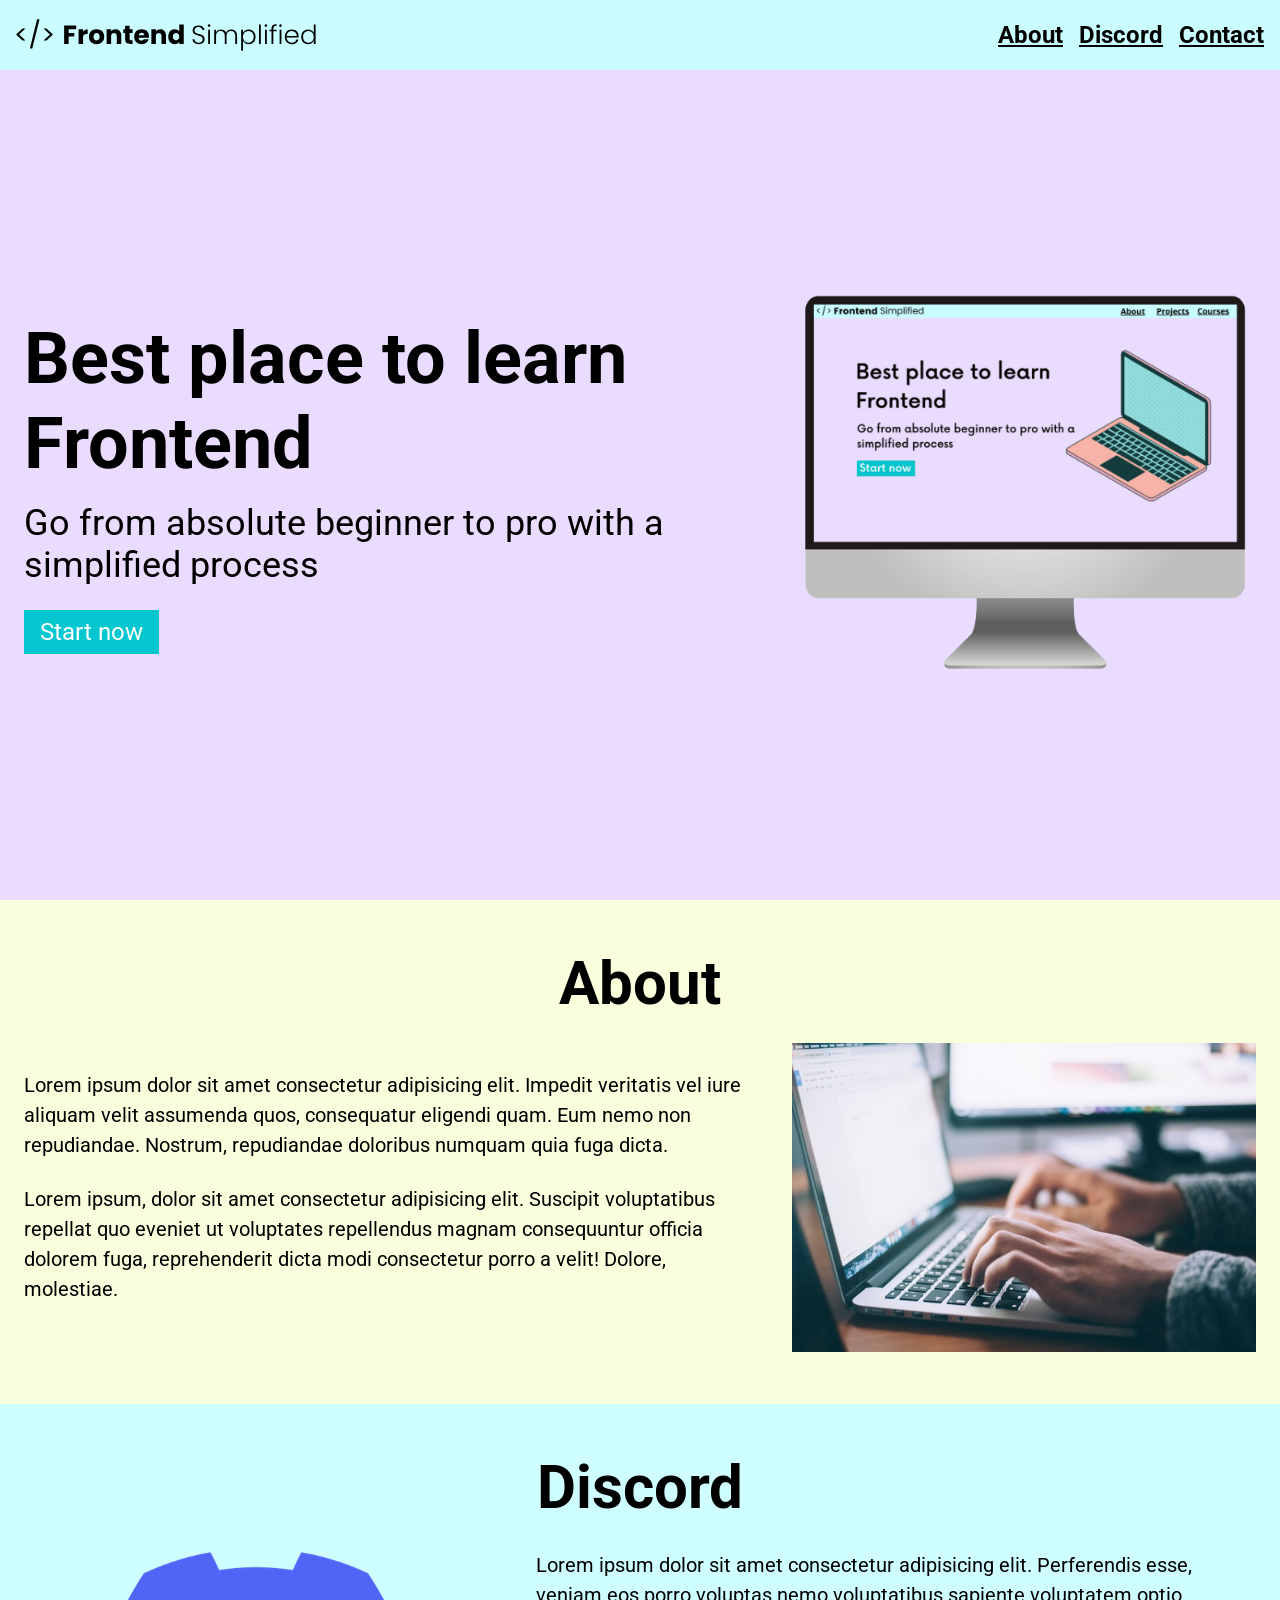
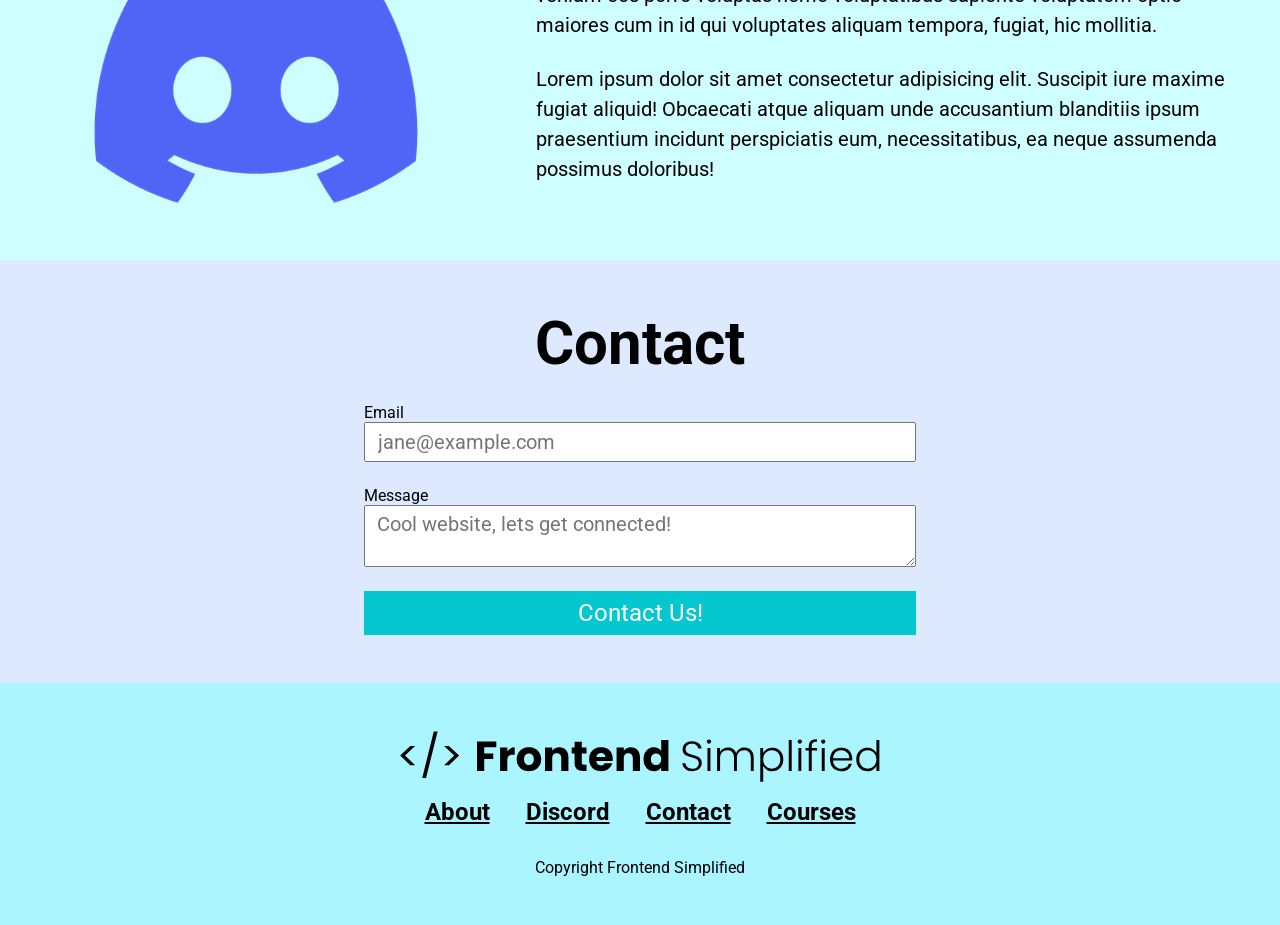
<file: index.html>
<!DOCTYPE html>
<html lang="en">
  <head>
    <meta charset="UTF-8" />
    <meta http-equiv="X-UA-Compatible" content="IE=edge" />
    <meta name="viewport" content="width=device-width, initial-scale=1.0" />
    <title>This is my first webpage!!</title>
    <link rel="stylesheet" href="./style.css" />
  </head>

  <body>
    <section>
      <nav>
        <img src="./assets/FES.svg" class="logo" alt="" />
        <ul>
          <li><a href="#about">About</a></li>
          <li><a href="#discord">Discord</a></li>
          <li><a href="#contact">Contact</a></li>
        </ul>
      </nav>
      <header>
        <div class="row">
          <div class="home__description">
            <h1>Best place to learn Frontend</h1>
            <p class="subheader">
              Go from absolute beginner to pro with a simplified process
            </p>
            <button class="home__description--button">Start now</button>
          </div>
          <figure>
            <img src="./assets/laptop.png" alt="Home page image" />
          </figure>
        </div>
      </header>
    </section>

    <main>
      <section id="about">
        <h2>About</h2>
        <div class="row">
          <div class="section__description">
            <div class="section__description--wrapper">
              <p class="section__description--para">
                Lorem ipsum dolor sit amet consectetur adipisicing elit. Impedit
                veritatis vel iure aliquam velit assumenda quos, consequatur
                eligendi quam. Eum nemo non repudiandae. Nostrum, repudiandae
                doloribus numquam quia fuga dicta.
              </p>
              <p class="section__description--para">
                Lorem ipsum, dolor sit amet consectetur adipisicing elit.
                Suscipit voluptatibus repellat quo eveniet ut voluptates
                repellendus magnam consequuntur officia dolorem fuga,
                reprehenderit dicta modi consectetur porro a velit! Dolore,
                molestiae.
              </p>
            </div>
            <figure class="about__img--wrapper">
              <img src="./test/about.jpg" alt="" />
            </figure>
          </div>
        </div>
      </section>

      <section id="discord">
        <h2>Discord</h2>
        <div class="row">
          <div class="section__description">
            <figure class="about__img--wrapper">
              <img src="./assets/dashboard/discord.png" alt="" />
            </figure>
            <div class="section__description--wrapper">
              <p class="section__description--para">
                Lorem ipsum dolor sit amet consectetur adipisicing elit.
                Perferendis esse, veniam eos porro voluptas nemo voluptatibus
                sapiente voluptatem optio maiores cum in id qui voluptates
                aliquam tempora, fugiat, hic mollitia.
              </p>
              <p class="section__description--para">
                Lorem ipsum dolor sit amet consectetur adipisicing elit.
                Suscipit iure maxime fugiat aliquid! Obcaecati atque aliquam
                unde accusantium blanditiis ipsum praesentium incidunt
                perspiciatis eum, necessitatibus, ea neque assumenda possimus
                doloribus!
              </p>
            </div>
          </div>
        </div>
      </section>

      <section id="contact">
        <h2>Contact</h2>
        <form action="">
          <label for="">Email</label>
          <input type="email" placeholder="jane@example.com" />
          <label for="">Message</label>
          <textarea
            type="text"
            placeholder="Cool website, lets get connected!"
          ></textarea>
          <button>Contact Us!</button>
        </form>
      </section>
    </main>

    <footer>
      <img class="footer__logo" src="./assets/FES.svg" alt="" />
      <div class="footer__links">
        <a class="footer__link" href="#about">About</a>
        <a class="footer__link" href="#discord">Discord</a>
        <a class="footer__link" href="#contact">Contact</a>
        <a class="footer__link" href="#courses">Courses</a>
      </div>
      <p>Copyright Frontend Simplified</p>
    </footer>
  </body>
</html>
</file>
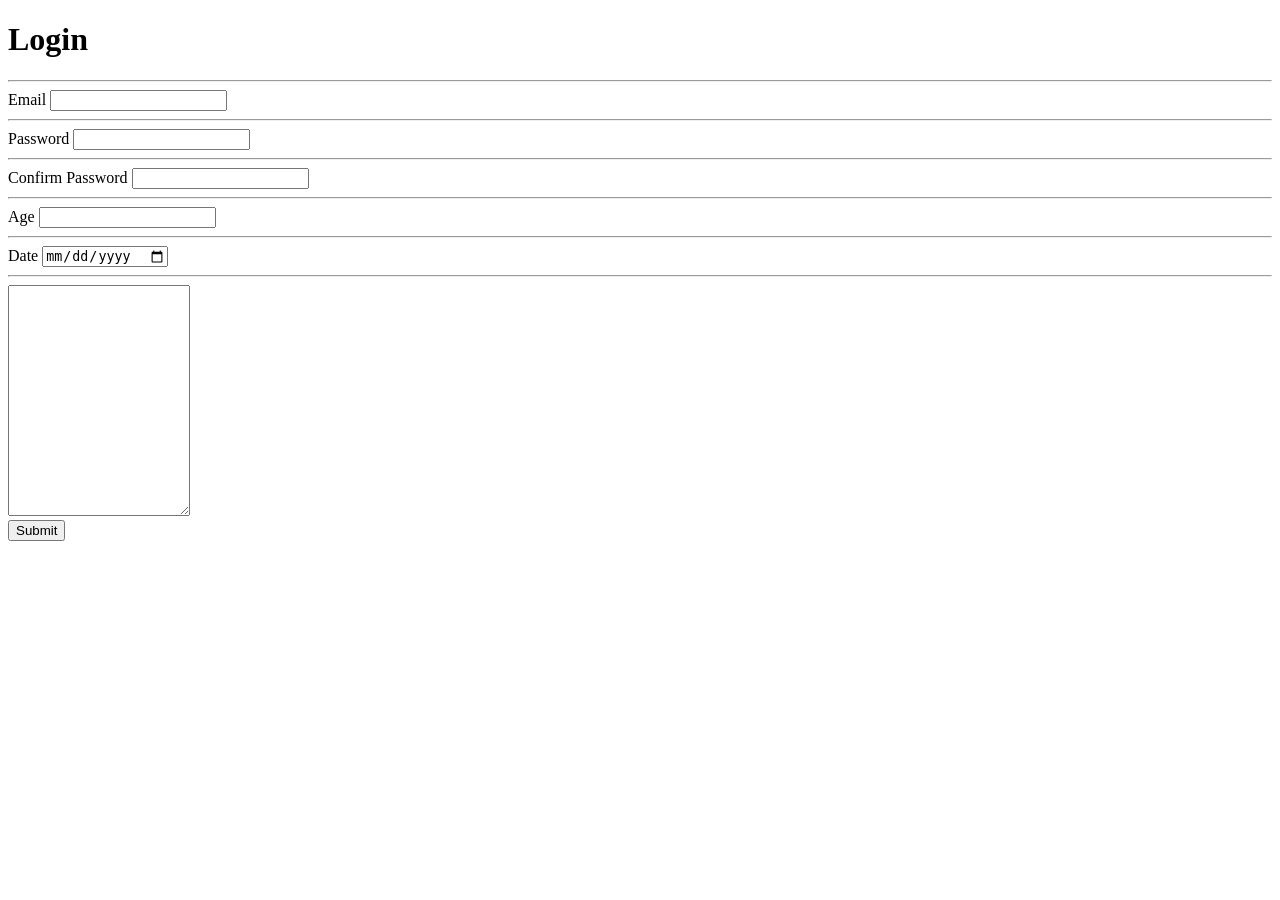
<file: login.html>
<!DOCTYPE html>
<html lang="en">
  <head>
    <meta charset="UTF-8" />
    <meta name="viewport" content="width=device-width, initial-scale=1.0" />
    <title>Document</title>
  </head>
  <body>
    <h1>Login</h1>
    <hr />
    <form>
      <div>
        <label>Email</label>
        <input type="email" required />
      </div>
      <hr />
      <div>
        <label>Password</label>
        <input type="password" />
      </div>
      <hr />
      <div>
        <label>Confirm <span>Password</span></label>
        <input type="password" />
      </div>
      <hr />
      <div>
        <label>Age</label>
        <input type="number" />
      </div>
      <hr />
      <div>
        <label>Date</label>
        <input type="date" />
      </div>
      <hr />
      <textarea rows="15"></textarea>
      <div>
        <button>Submit</button>
      </div>
    </form>
  </body>
</html>
</file>
<file: style.css>
@import url('https://fonts.googleapis.com/css2?family=Roboto:wght@300;400;500;700&display=swap');
* {
    padding: 0;
    margin: 0;
    box-sizing: border-box;
    font-family: "Roboto", sans-serif;
}

nav {
    height: 70px;
    display: flex;
    justify-content: space-between;
    align-items: center;
    padding: 0 16px;
    background-color: #cafdff;
}

header {
    background-color: #eadcff;
    height: calc(100vh - 70px);
    padding: 24px;
    display: flex;
    align-items: center;
    justify-content: center;
}

h1 {
    font-size: 72px;
}

.subheader {
    font-size: 36px;
    margin: 16px 0 24px 0;
}

button {
    background-color: #05c7cf;
    color: white;
    border: none;
    padding: 8px 16px; 
    font-size: 24px;
    cursor: pointer;
}

a {
    color: #000;
    font-size: 24px;
    font-weight: 700;
}

.logo {
    width: 300px;
}

ul {
    display: flex;
}

li {
    list-style-type: none;
    padding-left: 16px;
}

.row {
    width: 100%;
    max-width: 1300px;
    margin: 0 auto;
    display: flex;
    align-items: center;
    justify-content: center;
}

#about,
#discord,
#contact,
footer {
    padding: 48px 0;
}

/*

ABOUT

*/

#about {
    background-color: #f8ffdc;
}

h2 {
    font-size: 60px;
    text-align: center;
    margin-bottom: 24px;
}

.section__description {
    display: flex;
    justify-content: center;
    align-items: center;
}

.about__img--wrapper {
    width: 40%;
    padding: 0 24px;
}

img {
    width: 100%;
}

.section__description--wrapper {
    width: 60%;
    padding: 0 24px;
}

.section__description--para {
    font-size: 20px;
    line-height: 1.5;
    margin-bottom: 24px;
}

/*

DISCORD

*/

#discord  {
    background-color: #cefeff;
}

/*

CONTACT

*/

#contact {
    background-color: #dce9ff; 
}

form {
    width: 100%;
    max-width: 600px;
    display: flex;
    flex-direction: column;
    margin: 0 auto;
    padding: 0 24px;
}

input, textarea {
    margin-bottom: 24px;
    font-size: 20px;
    padding: 6px 12px;
}

/*

FOOTER

*/

footer {
    background-color: #aaf5ff;
    display: flex;
    flex-direction: column;
    align-items: center;
}

.footer__logo {
    max-width: 480px;
    margin-bottom: 16px;
}

.footer__links {
    margin-bottom: 32px;
}

.footer__link {
    padding: 0 16px;
}

/* SMALL PHONES, TABLETS, LARGE SMARTPHONES */
@media (max-width: 728px) {
 .row {
    flex-direction: column;
}

.home__description {
    margin-bottom: 24px;
    display: flex;
    flex-direction: column;
    align-items: center;
}

.home__description--button {
    max-width: 240px;
}

h1 {
    text-align: center;
    font-size: 60px;
}

.subheader {
    text-align: center;
    font-size: 28px;
}

ul {
    display: none;
}

.section__description {
    flex-direction: column;
}

.section__description--wrapper {
    width: 100%;
}

.about__img--wrapper {
    width: 100%;
}

#discord .section__description {
    flex-direction: column-reverse;
}

footer {
    padding: 48px 24px;
}

.footer__logo {
    max-width: 360px;
}

.footer__link {
    padding: 0 8px;
    font-size: 18px;
}

.footer__links {
    margin-bottom: 24px;
}
}
</file>
